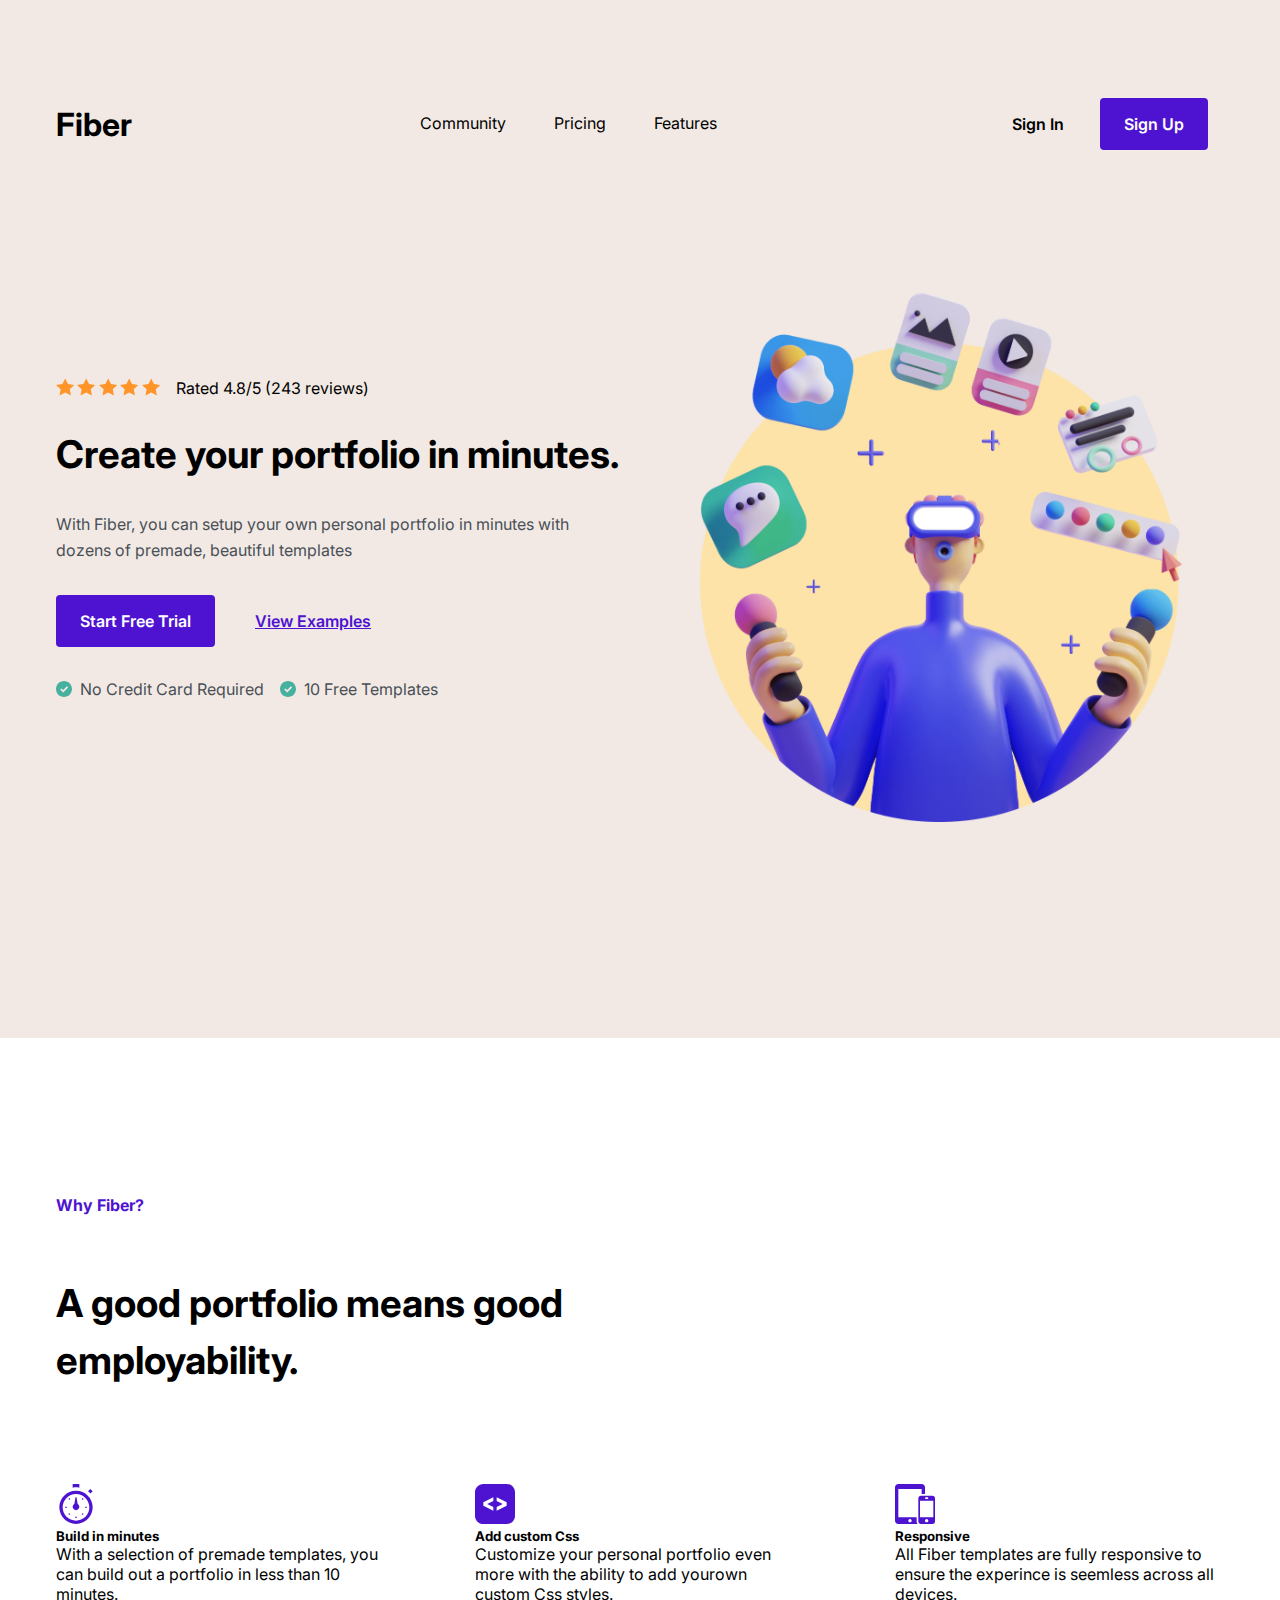
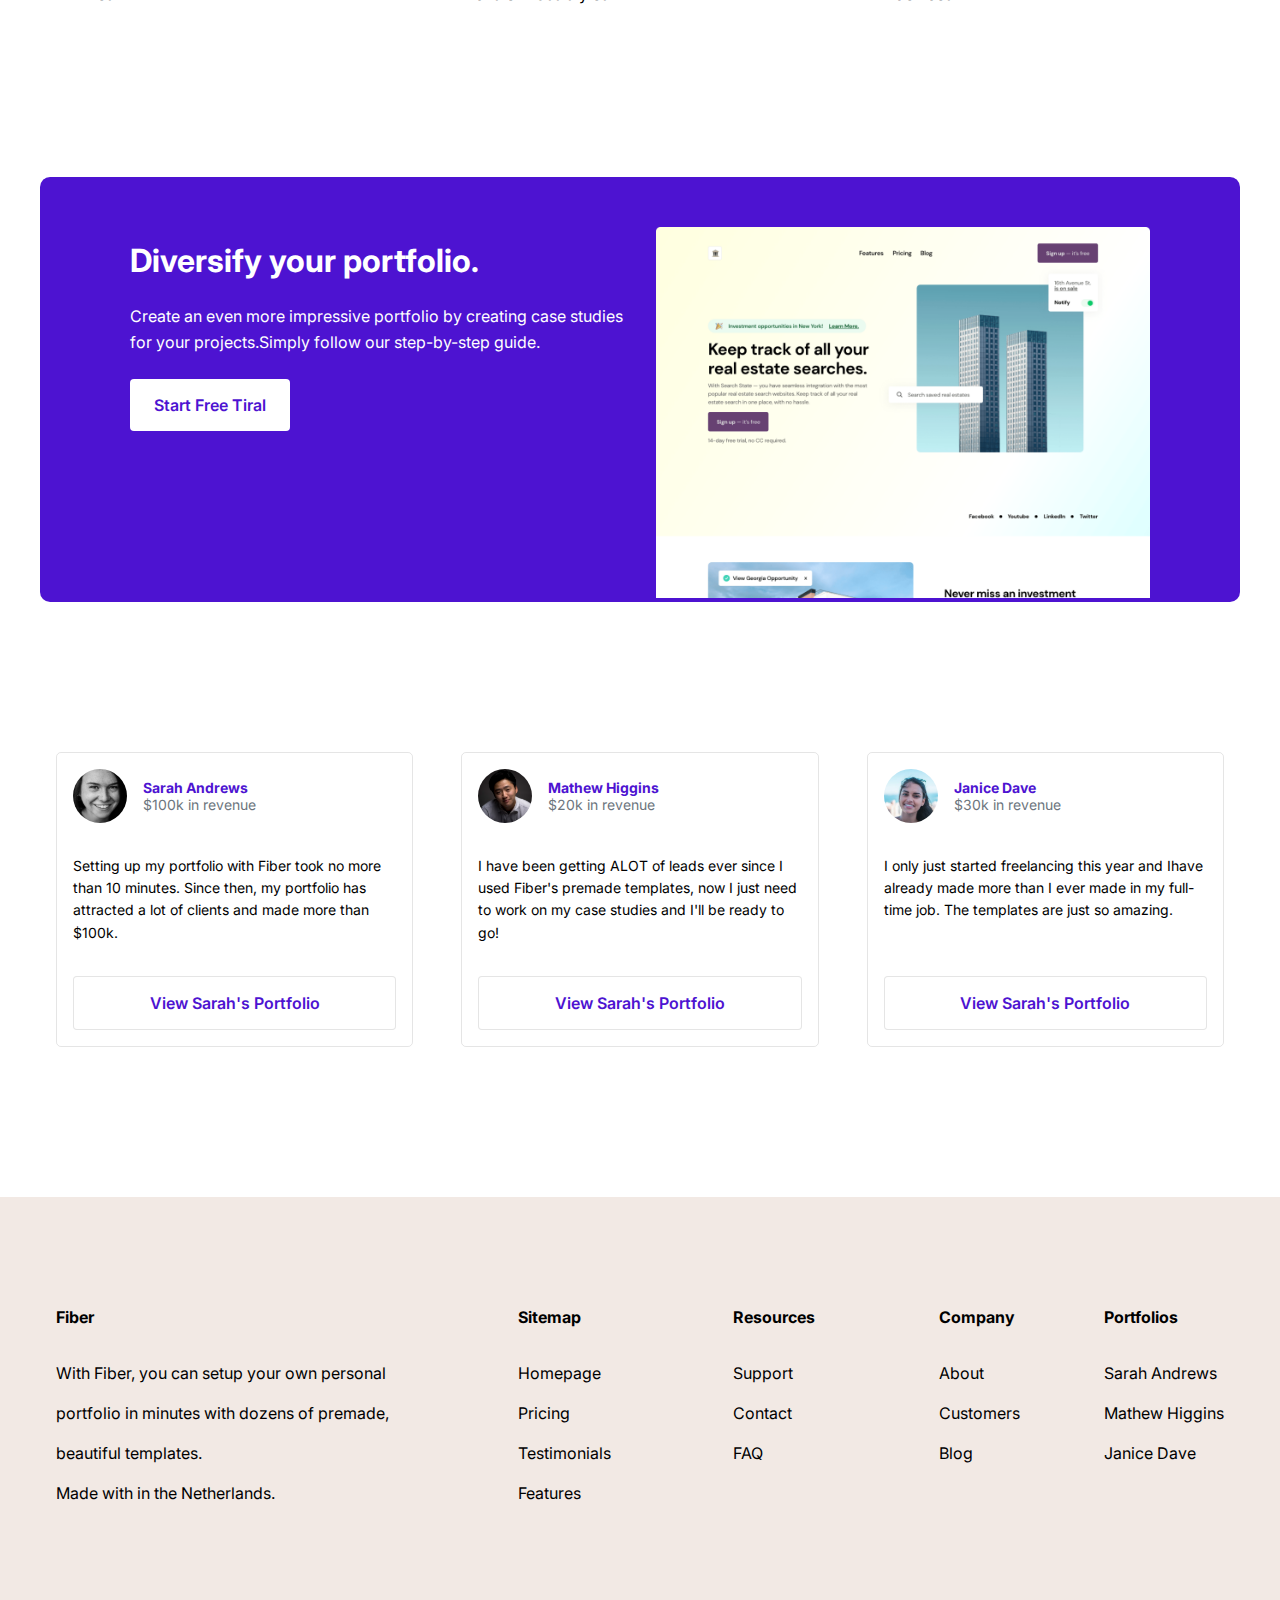
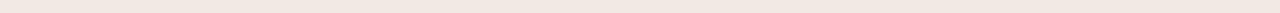
<file: index.html>
<!DOCTYPE html>
<html lang="en">

<head>
    <meta charset="UTF-8">
    <meta http-equiv="X-UA-Compatible" content="IE=edge">
    <meta name="viewport" content="width=device-width, initial-scale=1.0">
    <link rel="stylesheet" href="https://use.fontawesome.com/releases/v5.15.3/css/all.css"
        integrity="sha384-SZXxX4whJ79/gErwcOYf+zWLeJdY/qpuqC4cAa9rOGUstPomtqpuNWT9wdPEn2fk" crossorigin="anonymous">
    <link rel="stylesheet" href="./css/style.css">
    <title>Home</title>
</head>

<body>

    <header class="header">
        <div class="container header__wrapper">
            <a href="#" class="logo">Fiber</a>
            <nav class="nav">
                <ul class="nav__list">
                    <li class="nav__item"><a href="#" class="nav__link">Community</a></li>
                    <li class="nav__item"><a href="#" class="nav__link">Pricing</a></li>
                    <li class="nav__item"><a href="#" class="nav__link">Features</a></li>
                </ul>
                <div class="nav__btns">
                    <a class="btn">Sign In</a>
                    <a href="./signup.html" class="btn btn-primary">Sign Up</a>
                </div>
                <span class="nav__close-btn">
                    <i class="fas fa-times fa-2x"></i>
                </span>
            </nav>
            <a href="#" class="menu__btn">
                <img src="./images/Hamburger Menu.svg" alt="nav-btn">
            </a>

        </div>
    </header>

    <section class="hero">
        <div class="container hero__wrapper mw-500">
            <img src="./images/hero-Illustration.png" class="hero__img" alt="hero-img">

            <div class="hero__content spacing-2">
                <div class="hero__stars"><span>Rated 4.8/5 (243 reviews)</span></div>
                <h1>Create your portfolio in minutes.</h1>
                <p>
                    With Fiber, you can setup your own personal portfolio in
                    minutes with dozens of premade, beautiful templates
                </p>
                <div class="hero__content-btns">
                    <a href="#" class="btn btn-primary">Start Free Trial</a>
                    <a href="#" class="btn btn-outline">View Examples</a>
                </div>
                <div class="hero__content-check">
                    <li><span>No Credit Card Required</span></li>
                    <li><span>10 Free Templates</span></li>
                </div>
            </div>

        </div>
    </section>

    <section class="portfolio">
        <div class="container portfolio__wrapper ">
            <h4 class="portfolio__title">Why Fiber?</h4>
            <h3 class="portfolio__subtitle">A good portfolio means good employability.</h3>
            <div class="portfolio__column">
                <div class="portfolio__card">
                    <img src="./images/time.svg" alt="time-svg">
                    <div class="portfolio__description">
                        <h5>Build in minutes</h5>
                        <p>With a selection of premade templates,
                            you can build out a portfolio in less
                            than 10 minutes.
                        </p>
                    </div>
                </div>
                <div class="portfolio__card">
                    <img src="./images/code.svg" alt="code-svg">
                    <div class="portfolio__description">
                        <h5>Add custom Css</h5>
                        <p>Customize your personal portfolio
                            even more with the ability to add yourown custom
                            Css styles.
                        </p>
                    </div>
                </div>
                <div class="portfolio__card">
                    <img src="./images/allSizes.svg" alt="time-svg">
                    <div class="portfolio__description">
                        <h5>Responsive</h5>
                        <p>All Fiber templates are fully responsive to
                            ensure the experince is seemless across
                            all devices.
                        </p>
                    </div>
                </div>
            </div>
        </div>
    </section>

    <section class="diversify">
        <div class="container diversify__wrapper mw-500">
            <div class="diversify__description">
                <h2>Diversify your portfolio.</h2>
                <p>Create an even more impressive
                    portfolio by creating case studies for your
                    projects.Simply follow our step-by-step guide.
                </p>
                <a href="#" class="btn btn-white">Start Free Tiral</a>
            </div>
            <div class="diversify__img">
                <img src="./images/Page Image.png" alt="page-img">
            </div>
        </div>
    </section>

    <section class="cards">
        <div class="container cards__wrapper">
            <div class="column spacing-2">
                <div class="avatar">
                    <img src="./images/User Avatar.svg" alt="avatar">
                    <span>Sarah Andrews</span>
                    <span>$100k in revenue</span>
                </div>
                <div class="cards__description">
                    Setting up my portfolio with Fiber
                    took no more than 10 minutes.
                    Since then, my portfolio has attracted
                    a lot of clients and made more than $100k.
                </div>
                <a href="#" class="btn btn-card">View Sarah's Portfolio</a>
            </div>
            <div class="column spacing-2">
                <div class="avatar">
                    <img src="./images/User Avatar 2.svg" alt="avatar">
                    <span>Mathew Higgins</span>
                    <span>$20k in revenue</span>
                </div>
                <div class="cards__description">
                    I have been getting ALOT of leads ever
                    since I used Fiber's premade templates,
                    now I just need to work on my case studies
                    and I'll be ready to go!
                </div>
                <a href="#" class="btn btn-card">View Sarah's Portfolio</a>
            </div>
            <div class="column spacing-2">
                <div class="avatar">
                    <img src="./images/User Avatar 32.svg" alt="avatar">
                    <span>Janice Dave</span>
                    <span>$30k in revenue</span>
                </div>
                <div class="cards__description">
                    I only just started freelancing this
                    year and Ihave already made more than I ever
                    made in my full-time job. The templates are
                    just so amazing.
                </div>
                <a href="#" class="btn btn-card">View Sarah's Portfolio</a>
            </div>
        </div>
    </section>

    <footer class="footer">
        <div class="container footer__wrapper">
            <div class="footer__column">
                <h4>Fiber</h4>
                <p class="footer__description">With Fiber, you can setup your own personal
                    portfolio in minutes with dozens of premade,
                    beautiful templates.<br>
                    Made with in the Netherlands.
                </p>
            </div>
            <div class="footer__column">
                <h4>Sitemap</h4>
                <ul class="footer__items">
                    <li><a href="#" class="footer__link">Homepage</a></li>
                    <li><a href="#" class="footer__link">Pricing</a></li>
                    <li><a href="#" class="footer__link">Testimonials</a></li>
                    <li><a href="#" class="footer__link">Features</a></li>
                </ul>
            </div>
            <div class="footer__column">
                <h4>Resources</h4>
                <ul class="footer__items">
                    <li><a href="#" class="footer__link">Support</a></li>
                    <li><a href="#" class="footer__link">Contact</a></li>
                    <li><a href="#" class="footer__link">FAQ</a></li>
                </ul>
            </div>
            <div class="footer__column">
                <h4>Company</h4>
                <ul class="footer__items">
                    <li><a href="#" class="footer__link">About</a></li>
                    <li><a href="#" class="footer__link">Customers</a></li>
                    <li><a href="#" class="footer__link">Blog</a></li>
                </ul>
            </div>
            <div class="footer__column">
                <h4>Portfolios</h4>
                <ul class="footer__items">
                    <li><a href="#" class="footer__link">Sarah Andrews</a></li>
                    <li><a href="#" class="footer__link">Mathew Higgins</a></li>
                    <li><a href="#" class="footer__link">Janice Dave</a></li>
                </ul>
            </div>

        </div>
    </footer>

    <script src="./app.js"></script>

</body>

</html>
</file>
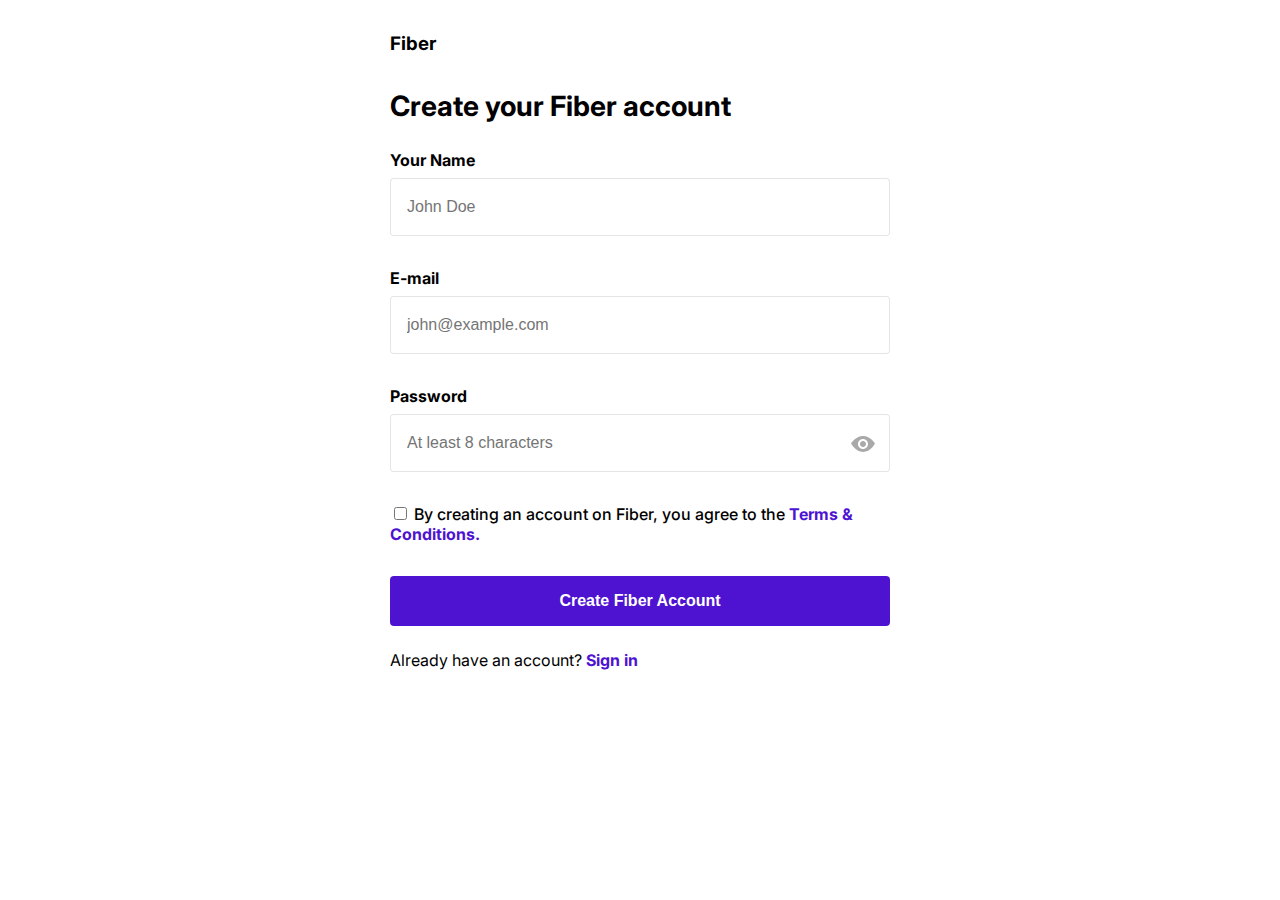
<file: signup.html>
<!DOCTYPE html>
<html lang="en">

<head>
    <meta charset="UTF-8">
    <meta http-equiv="X-UA-Compatible" content="IE=edge">
    <meta name="viewport" content="width=device-width, initial-scale=1.0">
    <link rel="stylesheet" href="./css/style.css">
    <title>Sign Up</title>
</head>

<body>

    <section class="signup">
        <div class="signup__wrapper">
            <form class="signup__form">
                <h3 class="signup__logo">Fiber</h3>
                <h1 class="signup__title">Create your Fiber account</h1>
                <div class="signup__input">
                    <label for="name" class="signup__label">Your Name</label>
                    <input type="text" id="name" class="signup__control" placeholder="John Doe">
                </div>
                <div class="signup__input">
                    <label for="email" class="signup__label">E-mail</label>
                    <input type="email" id="email" class="signup__control" placeholder="john@example.com">
                </div>
                <div class="signup__password">
                    <label for="password" class="signup__label">Password</label>
                    <input type="password" id="password" class="signup__control" placeholder="At least 8 characters">
                    <button class="hide-btn">
                        <img src="./images/hide password.svg" alt="">
                    </button>
                </div>
                <div class="signup__check">
                    <input type="checkbox" id="contract">
                    <label for="contract">
                        By creating an account on Fiber,
                        you agree to the <span>Terms & Conditions.</span>
                    </label>
                </div>
                <button class="btn btn-primary">Create Fiber Account </button>
                <p class="signup__text">Already have an account? <a href="#">Sign in</a></p>
            </form>

            <div class="signup__banner">
                <div class="signup__banner-img">
                    <img src="./images/Sign Up Image.png" alt="signup-img">
                </div>

                <div class="signup__banner-content">
                    <h2>Unparalleled Templates</h2>
                    <p>Crafted by a team of professional designers, our
                        templates are eunparalleled in the market.
                    </p>
                    <div class="pagination">
                        <span></span>
                        <span></span>
                        <span></span>
                        <span></span>
                    </div>
                </div>
            </div>

        </div>
    </section>

</body>

</html>
</file>
<file: css/style.css>
@import url("https://fonts.googleapis.com/css2?family=Inter:wght@300;400;500;600;700;900&display=swap");
/*colors*/
/*--Max-width--*/
*,
*::before,
*::after {
  box-sizing: border-box;
}

:root {
  --clr-primary: $primary-color;
}

body {
  margin: 0;
  font-family: 'Inter', sans-serif;
}

h1,
h2,
h3,
h4,
h5,
p,
ul,
li {
  margin: 0;
  list-style-type: none;
  padding: 0;
}

a {
  display: inline-block;
  text-decoration: none;
  color: #000;
}

img {
  max-width: 100%;
  height: auto;
}

.spacing-2 > * + * {
  margin-top: 2rem;
}

.container {
  max-width: 1200px;
  margin-left: auto;
  margin-right: auto;
  padding-left: 1rem;
  padding-right: 1rem;
}

.container-xl {
  max-width: 1400px;
  margin-left: auto;
  margin-right: auto;
  padding-left: 1rem;
  padding-right: 1rem;
}

@media (max-width: 900px) {
  .mw-500 {
    max-width: 500px;
    margin-left: auto;
    margin-right: auto;
  }
}

.btn,
button {
  border: none;
  padding: 1rem 1.5rem;
  font-weight: 600;
  color: #000000;
  border-radius: 4px;
  text-align: center;
  cursor: pointer;
  transition: all 150ms ease-in-out;
  font-size: 1rem;
}

.btn:hover, .btn:focus,
button:hover,
button:focus {
  color: #4d13d1;
  box-shadow: 0 0 0 1px rgba(0, 0, 0, 0.5);
}

.btn-primary,
button-primary {
  background: #4d13d1;
  color: #ffffff;
}

.btn-primary:hover, .btn-primary:focus,
button-primary:hover,
button-primary:focus {
  color: #4d13d1;
  background: #ffffff;
  outline: 1px solid #4d13d1;
}

.btn-outline,
button-outline {
  background-color: transparent;
  color: #4d13d1;
  text-decoration: underline;
}

.btn-outline:hover, .btn-outline:focus,
button-outline:hover,
button-outline:focus {
  color: #ffffff;
  box-shadow: 0 0 0 1px rgba(0, 0, 0, 0.5);
}

.btn-white,
button-white {
  background-color: #fff;
  color: #4d13d1;
}

.btn-white:hover, .btn-white:focus,
button-white:hover,
button-white:focus {
  color: #ffffff;
  background: #4d13d1;
  outline: 1px solid #ffffff;
}

.btn-card,
button-card {
  background-color: #fff;
  color: #4d13d1;
  border: 1px solid rgba(0, 0, 0, 0.1);
}

.btn-card:hover, .btn-card:focus,
button-card:hover,
button-card:focus {
  color: #ffffff;
  background: #4d13d1;
  outline: 1px solid #ffffff;
}

.avatar {
  display: grid;
  grid-template-columns: 54px 1fr;
  grid-column-gap: 1rem;
}

.avatar > img {
  grid-row: 1 / span 2;
}

.avatar > *:nth-child(2),
.avatar > span:last-child {
  font-size: 14px;
  color: #4d13d1;
}

.avatar > *:nth-child(2) {
  align-self: end;
  font-weight: 700;
}

.avatar > span:last-child {
  grid-column: 2 / span 3;
  color: #6c757d;
}

.header {
  background: #f2e9e4;
  padding-top: 82px;
  padding-bottom: 90px;
}

.header__wrapper {
  display: flex;
  justify-content: space-between;
  align-items: center;
}

.header .logo {
  font-weight: 700;
  font-size: 2rem;
}

@media (min-width: 900px) {
  .header .menu__btn {
    display: none;
  }
}

.nav {
  position: absolute;
  inset: 3em 3em 10em;
  background: #ffffff;
  box-shadow: 0 0 0 10em rgba(0, 0, 0, 0.5);
  flex-direction: column;
  justify-content: space-around;
  align-items: center;
  z-index: 9999;
  padding: 1rem;
  display: none;
}

@media (min-width: 900px) {
  .nav {
    position: static;
    flex: 1;
    background: transparent;
    flex-direction: row;
    box-shadow: none;
    display: flex;
  }
}

.nav__list {
  flex: 1;
  display: flex;
  flex-direction: column;
  justify-content: space-around;
  align-items: center;
}

@media (min-width: 900px) {
  .nav__list {
    flex-direction: row;
    justify-content: center;
    gap: 2rem;
  }
}

.nav__item::after {
  content: '';
  display: block;
  width: calc(100% - 1em);
  height: 2px;
  margin: 0 auto;
  background: #4d13d1;
  transition: all 200ms ease-in-out;
  visibility: hidden;
}

.nav__item:hover::after {
  visibility: visible;
}

.nav__link {
  padding: 0.5em;
}

.nav__btns *:not(:last-of-type) {
  margin-right: 0.5em;
}

.nav__close-btn {
  position: fixed;
  top: 3rem;
  right: 4rem;
  cursor: pointer;
  padding: 1em;
}

@media (min-width: 900px) {
  .nav__close-btn {
    display: none;
  }
}

.nav-is-open {
  overflow: hidden;
}

.nav-is-open .menu__btn {
  visibility: hidden;
}

.nav-is-open .nav {
  display: flex;
}

.hero {
  background: #f2e9e4;
}

.hero__wrapper {
  padding-bottom: 50px;
  display: grid;
  gap: 2rem;
}

@media (min-width: 900px) {
  .hero__wrapper {
    grid-template-columns: 1fr 1fr;
    align-items: center;
    padding-bottom: 216px;
  }
}

.hero__stars {
  position: relative;
  display: none;
}

@media (min-width: 768px) {
  .hero__stars {
    display: block;
  }
}

.hero__stars::before {
  content: '';
  position: absolute;
  top: 0;
  bottom: 0;
  left: 0;
  right: 0;
  background-image: url("../images/star.svg");
  background-repeat: space;
  width: 104px;
}

.hero__stars span {
  margin-left: 7.5rem;
}

@media (min-width: 900px) {
  .hero__img {
    order: 2;
  }
}

.hero__content h1 {
  font-size: clamp(2rem, 3vw, 3rem);
  line-height: 1.3;
}

.hero__content p {
  color: #495057;
  line-height: 1.6;
}

.hero__content-btns {
  display: flex;
  flex-direction: column;
  gap: 1rem;
}

@media (min-width: 768px) {
  .hero__content-btns {
    flex-direction: row;
  }
}

.hero__content-check {
  display: flex;
  flex-wrap: wrap;
  flex-direction: column;
  gap: 1rem;
}

@media (min-width: 768px) {
  .hero__content-check {
    flex-direction: row;
  }
}

.hero__content-check li {
  position: relative;
}

.hero__content-check li span {
  margin-left: 1.5rem;
  color: #495057;
}

.hero__content-check li::before {
  content: '';
  position: absolute;
  inset: 0;
  background-image: url(/images/Checkmark.svg);
  background-repeat: no-repeat;
  background-position: left center;
  background-size: 1rem 1rem;
}

.portfolio {
  padding-top: 157px;
  padding-bottom: 173px;
}

.portfolio__title {
  color: #4d13d1;
  font-weight: 700;
  margin-bottom: 3.75rem;
}

.portfolio__subtitle {
  font-size: clamp(1.75rem, 3vw, 2.5rem);
  max-width: 577px;
  margin-bottom: 5.875rem;
  line-height: 1.5;
}

.portfolio__column {
  display: grid;
  grid-template-columns: repeat(auto-fit, minmax(225px, 1fr));
  gap: 5.625rem;
}

.diversify__wrapper {
  background: #4d13d1;
  border-radius: 10px;
  display: grid;
  grid-template-columns: 1fr;
  gap: 2rem;
}

@media (min-width: 900px) {
  .diversify__wrapper {
    grid-template-columns: 1fr 1fr;
    padding-left: 50px;
    padding-right: 50px;
  }
}

@media (min-width: 900px) {
  .diversify__wrapper {
    padding-left: 90px;
    padding-right: 90px;
  }
}

.diversify__description {
  padding-top: 4rem;
  padding-bottom: 1rem;
  display: flex;
  flex-direction: column;
}

@media (min-width: 768px) {
  .diversify__description {
    align-items: flex-start;
  }
}

.diversify__description h2,
.diversify__description p {
  color: #fff;
}

.diversify__description h2 {
  font-size: clamp(1.75rem, 3vw, 2rem);
  margin-bottom: 1.5rem;
}

.diversify__description p {
  margin-bottom: 1.5rem;
  line-height: 1.6;
}

.diversify__img {
  padding-top: 50px;
}

.cards {
  margin-top: 150px;
  margin-bottom: 150px;
}

.cards__wrapper {
  display: grid;
  grid-template-columns: repeat(auto-fit, minmax(255px, 1fr));
  gap: 3rem;
}

.cards .column {
  display: flex;
  flex-direction: column;
  padding: 1rem 1rem;
  border: 1px solid rgba(0, 0, 0, 0.1);
  border-radius: 5px;
}

.cards__description {
  flex: 1;
  font-size: 14px;
  line-height: 1.6;
}

.footer {
  background: #f2e9e4;
  padding-top: 100px;
  padding-bottom: 100px;
}

.footer__wrapper {
  display: grid;
  grid-template-columns: minmax(250px, 270px);
  gap: 2rem;
}

@media (min-width: 900px) {
  .footer__wrapper {
    grid-template-columns: minmax(260px, 350px) repeat(4, 1fr);
    justify-items: flex-end;
  }
}

.footer__column {
  line-height: 2.5;
}

.footer__column h4 {
  margin-bottom: 1rem;
}

.footer__link {
  transition: all 150ms ease-in-out;
}

.footer__link:hover {
  color: rgba(0, 0, 0, 0.8);
  text-decoration: underline;
}

.signup__logo {
  padding-top: 2rem;
  padding-bottom: 2rem;
}

.signup__wrapper {
  height: 100vh;
  display: grid;
  grid-template-columns: minmax(1rem, 1fr) minmax(auto, 500px) minmax(1rem, 1fr);
}

@media (min-width: 1400px) {
  .signup__wrapper {
    grid-template-columns: minmax(1rem, 5rem) minmax(auto, 500px) minmax(1rem, 5rem) 3fr;
  }
}

.signup__title {
  font-size: 1.75rem;
  line-height: 1.4;
  margin-bottom: 1.5rem;
}

.signup__form {
  display: flex;
  flex-direction: column;
  grid-column: 2 / 3;
}

@media (min-width: 1400px) {
  .signup__form {
    grid-column: 2 / 3;
  }
}

.signup__input {
  margin-bottom: 2em;
}

.signup__label {
  display: block;
  font-weight: 700;
  margin-bottom: 0.5em;
}

.signup__control {
  display: block;
  width: 100%;
  padding: 1em;
  border: 1px solid rgba(0, 0, 0, 0.1);
  border-radius: 0.25rem;
  outline: none;
  line-height: 1.5;
  font-size: 1rem;
  transition: border-color 150ms ease-in-out, box-shadow 150ms ease-in-out;
}

.signup__control:focus {
  border: 1px solid #4d13d1;
  box-shadow: 0 0 0 0.15rem rgba(77, 19, 209, 0.25);
}

.signup__password {
  position: relative;
  margin-bottom: 2rem;
}

.signup__password .hide-btn {
  position: absolute;
  top: 30px;
  right: -9px;
  background: transparent;
  box-shadow: none;
}

.signup__password .hide-btn img {
  transition: transform 150ms ease-in-out;
}

.signup__password .hide-btn img:hover, .signup__password .hide-btn img:focus {
  transform: scale(0.8);
}

.signup__check {
  display: block;
  margin-bottom: 2em;
  font-weight: 500;
}

.signup__check span {
  color: #4d13d1;
  font-weight: 700;
}

.signup__text {
  margin-top: 1.5em;
  font-weight: 400;
}

.signup__text a {
  color: #4d13d1;
  font-weight: 700;
}

.signup__banner {
  display: none;
  padding: 4rem 4rem 0;
}

@media (min-width: 1400px) {
  .signup__banner {
    grid-column: 4 / 5;
    display: grid;
    grid-template-columns: minmax(1rem, 5rem) minmax(600px, 1fr) minmax(1rem, 5rem);
    grid-template-rows: repeat(2, 1fr);
    height: 100%;
    background: #4d13d1;
  }
}

.signup__banner-img {
  height: 500px;
  grid-column: 2 / 3;
}

.signup__banner-img img {
  height: 100%;
  width: 100%;
  object-fit: cover;
  border-radius: 0.5rem;
}

.signup__banner-content {
  color: #ffffff;
  grid-column: 2 / 3;
  justify-self: center;
  text-align: center;
  margin-top: 3rem;
}

.signup__banner-content h2 {
  font-size: 2.5rem;
  margin-bottom: 1rem;
}

.signup__banner-content .pagination {
  margin-top: 4rem;
}

.signup__banner-content .pagination span {
  display: inline-block;
  width: 15px;
  height: 15px;
  background: #ffffff;
  border-radius: 50%;
}

.signup__banner-content .pagination span:not(:first-of-type) {
  background: rgba(0, 0, 0, 0.3);
}
</file>
